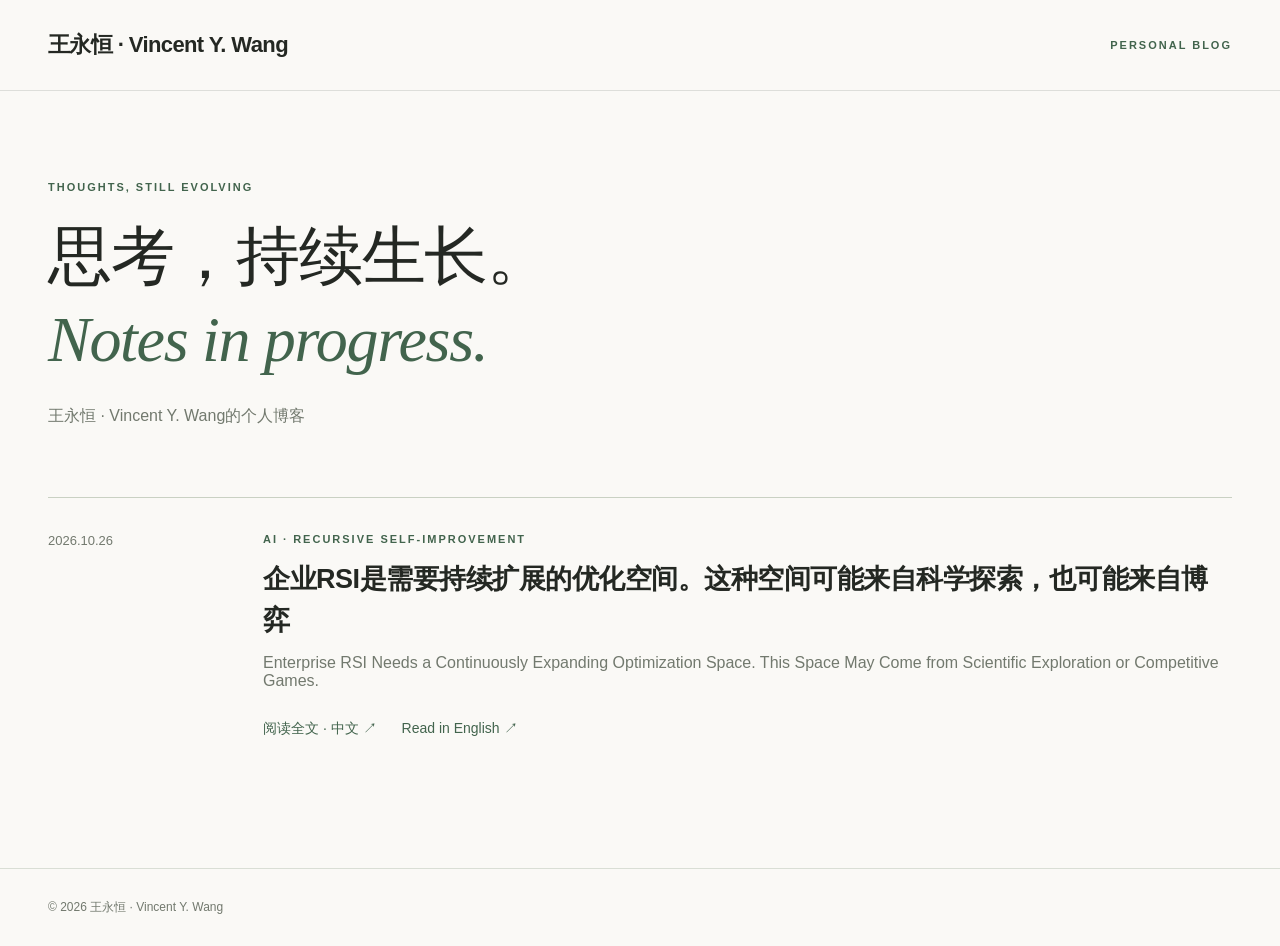
<file: index.html>
<!doctype html><html lang="zh-CN"><head><meta charset="utf-8"><meta name="viewport" content="width=device-width,initial-scale=1"><title>王永恒 · Vincent Y. Wang · Blog</title><link rel="stylesheet" href="style.css"><meta name="description" content="王永恒 · Vincent Y. Wang的个人博客 · Personal notes on AI"></head><body><header><a class="brand" href="./">王永恒 · Vincent Y. Wang</a><span class="eyebrow">PERSONAL BLOG</span></header><main class="home"><div class="eyebrow">THOUGHTS, STILL EVOLVING</div><h1>思考，持续生长。<br><em>Notes in progress.</em></h1><p class="subtitle">王永恒 · Vincent Y. Wang的个人博客</p><section class="entry"><time datetime="2026-10-26">2026.10.26</time><div><div class="eyebrow">AI · RECURSIVE SELF-IMPROVEMENT</div><h2><a href="zh/enterprise-rsi/">企业RSI是需要持续扩展的优化空间。这种空间可能来自科学探索，也可能来自博弈</a></h2><p>Enterprise RSI Needs a Continuously Expanding Optimization Space. This Space May Come from Scientific Exploration or Competitive Games.</p><nav><a href="zh/enterprise-rsi/">阅读全文 · 中文 ↗</a><a href="en/enterprise-rsi/">Read in English ↗</a></nav></div></section></main><footer>© 2026 王永恒 · Vincent Y. Wang</footer></body></html>
</file>
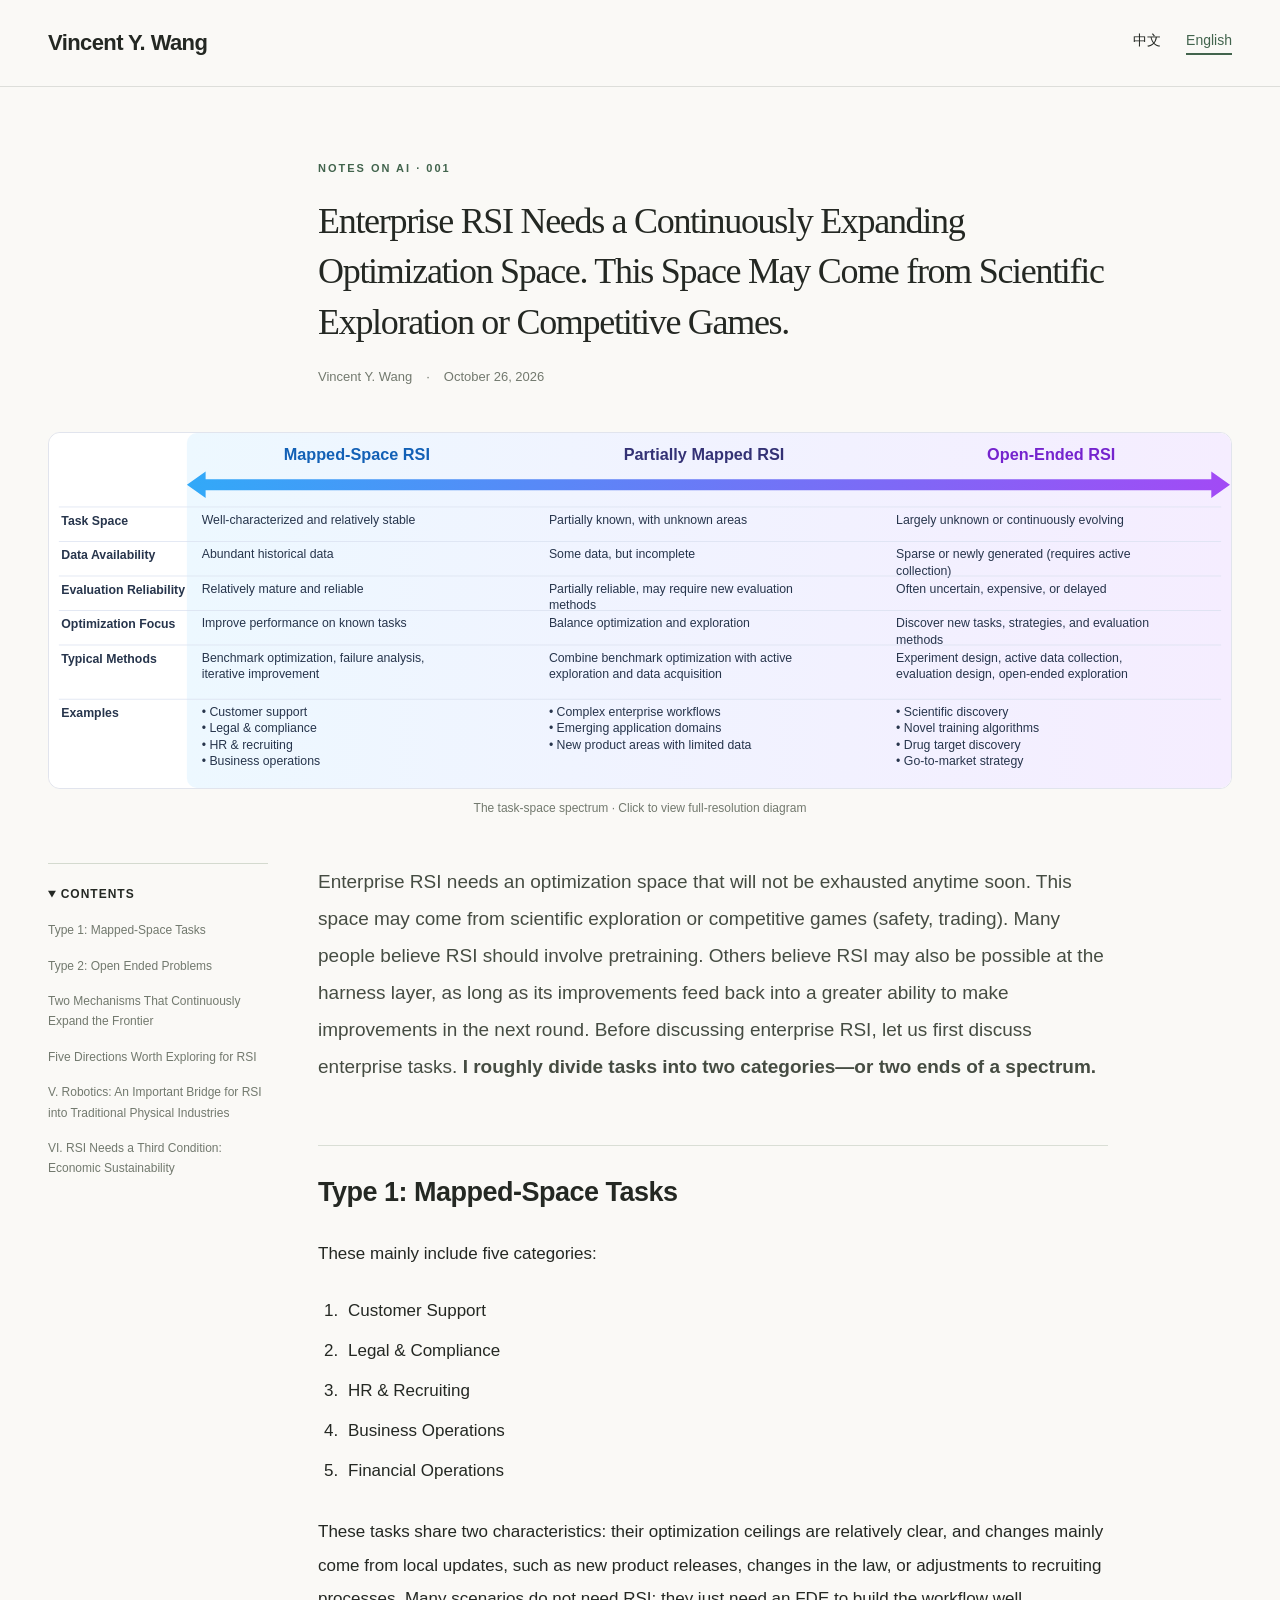
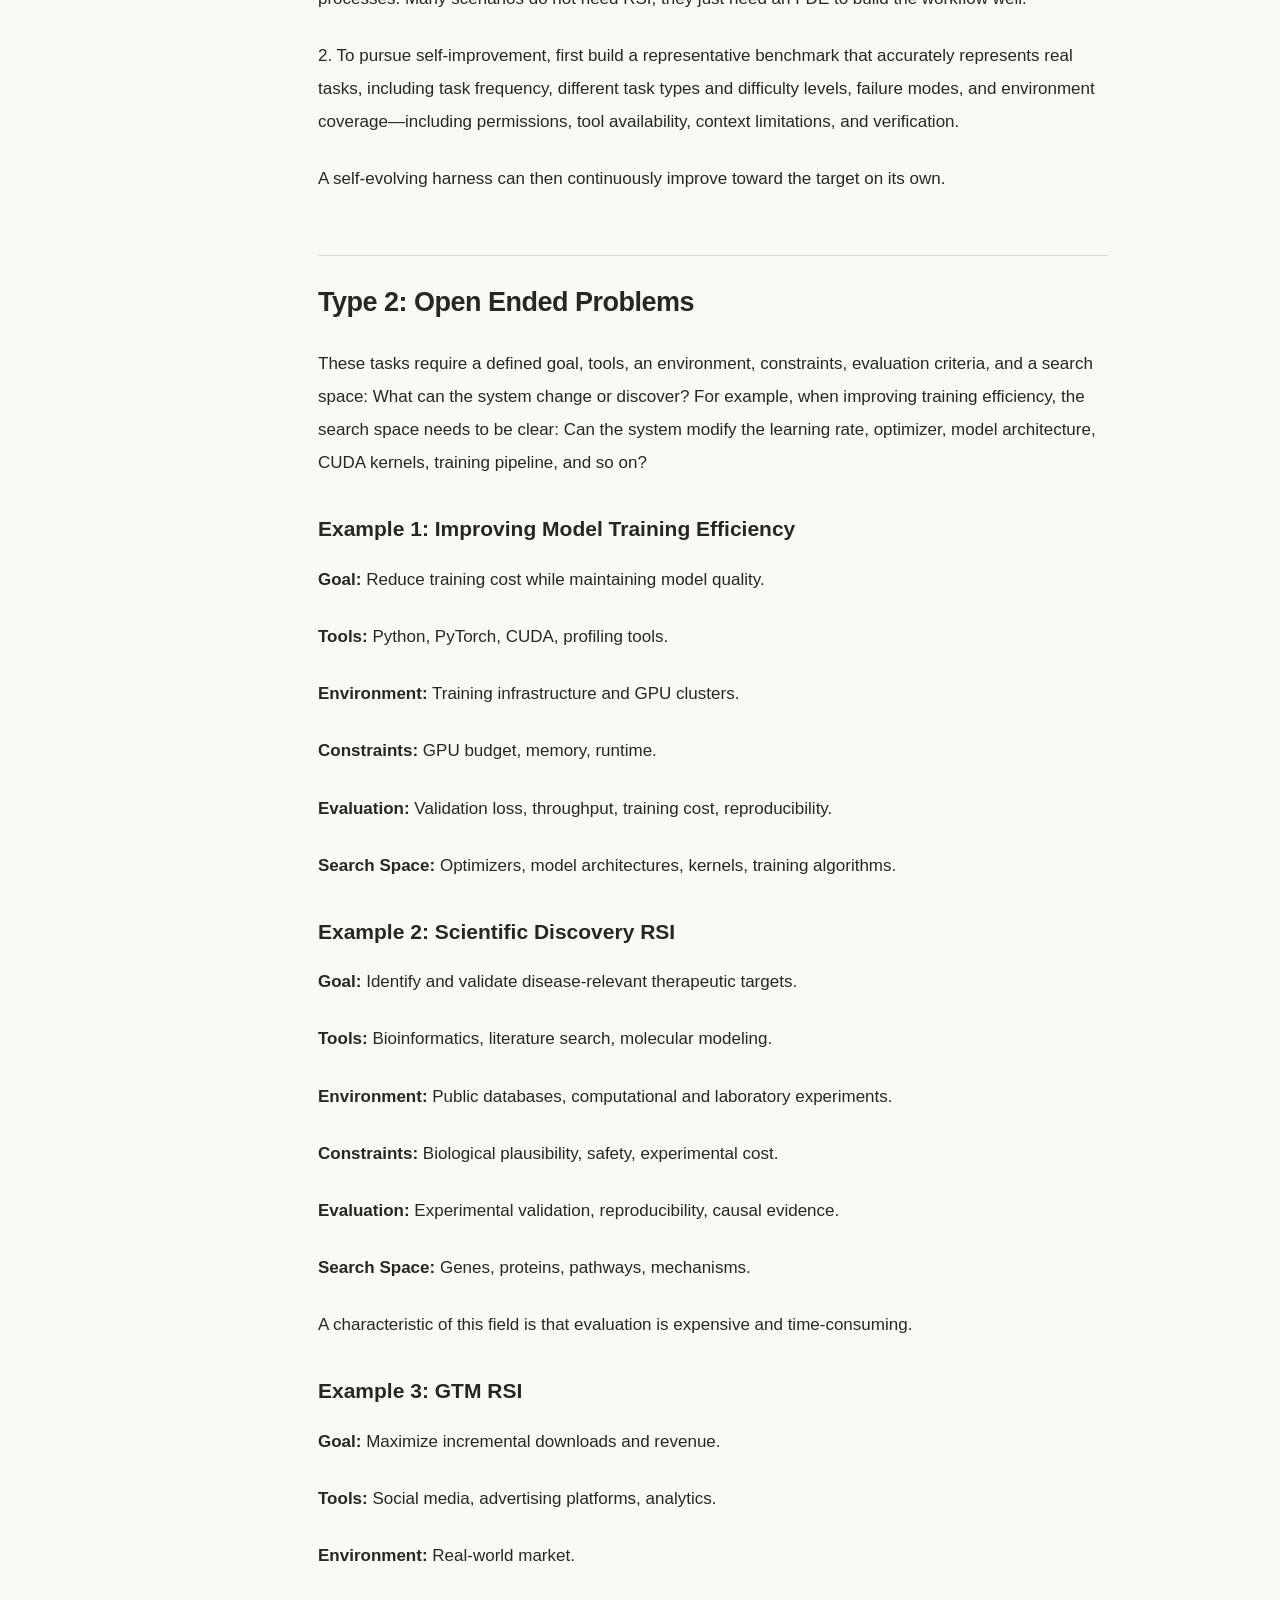
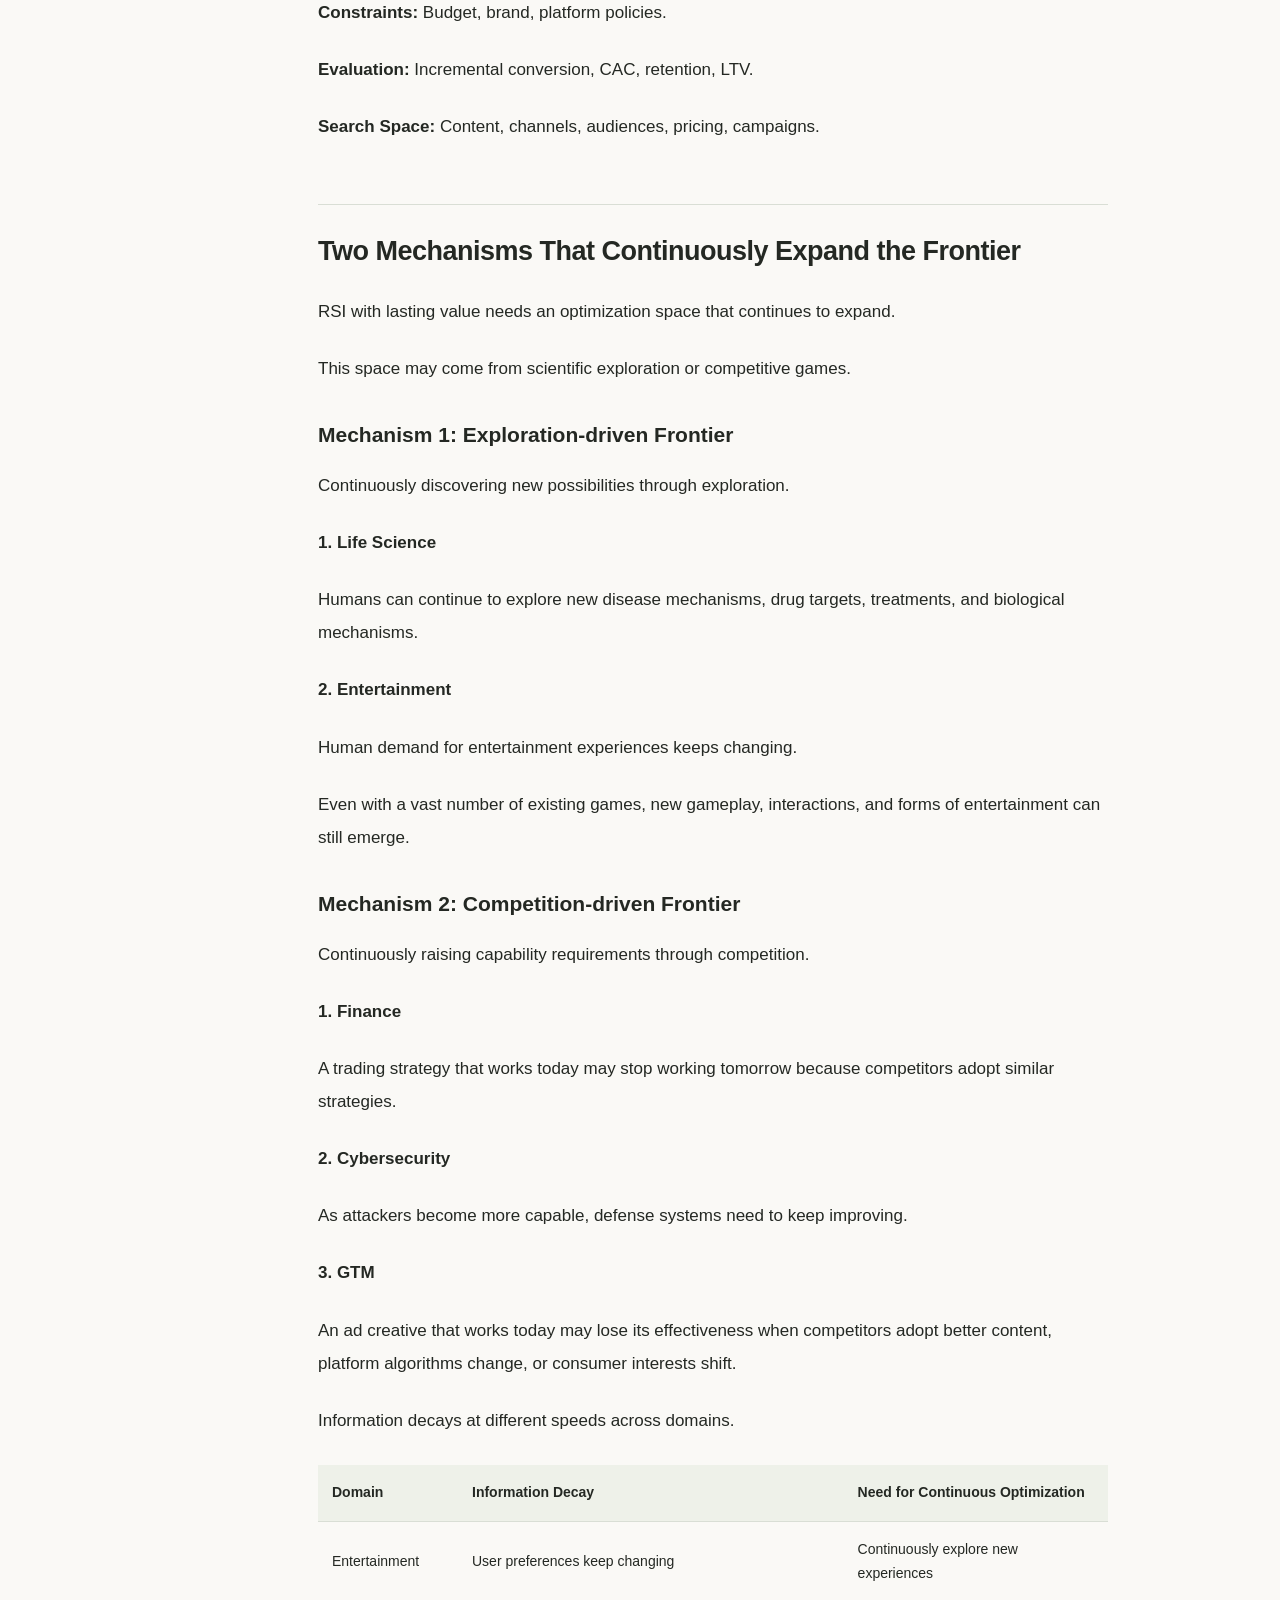
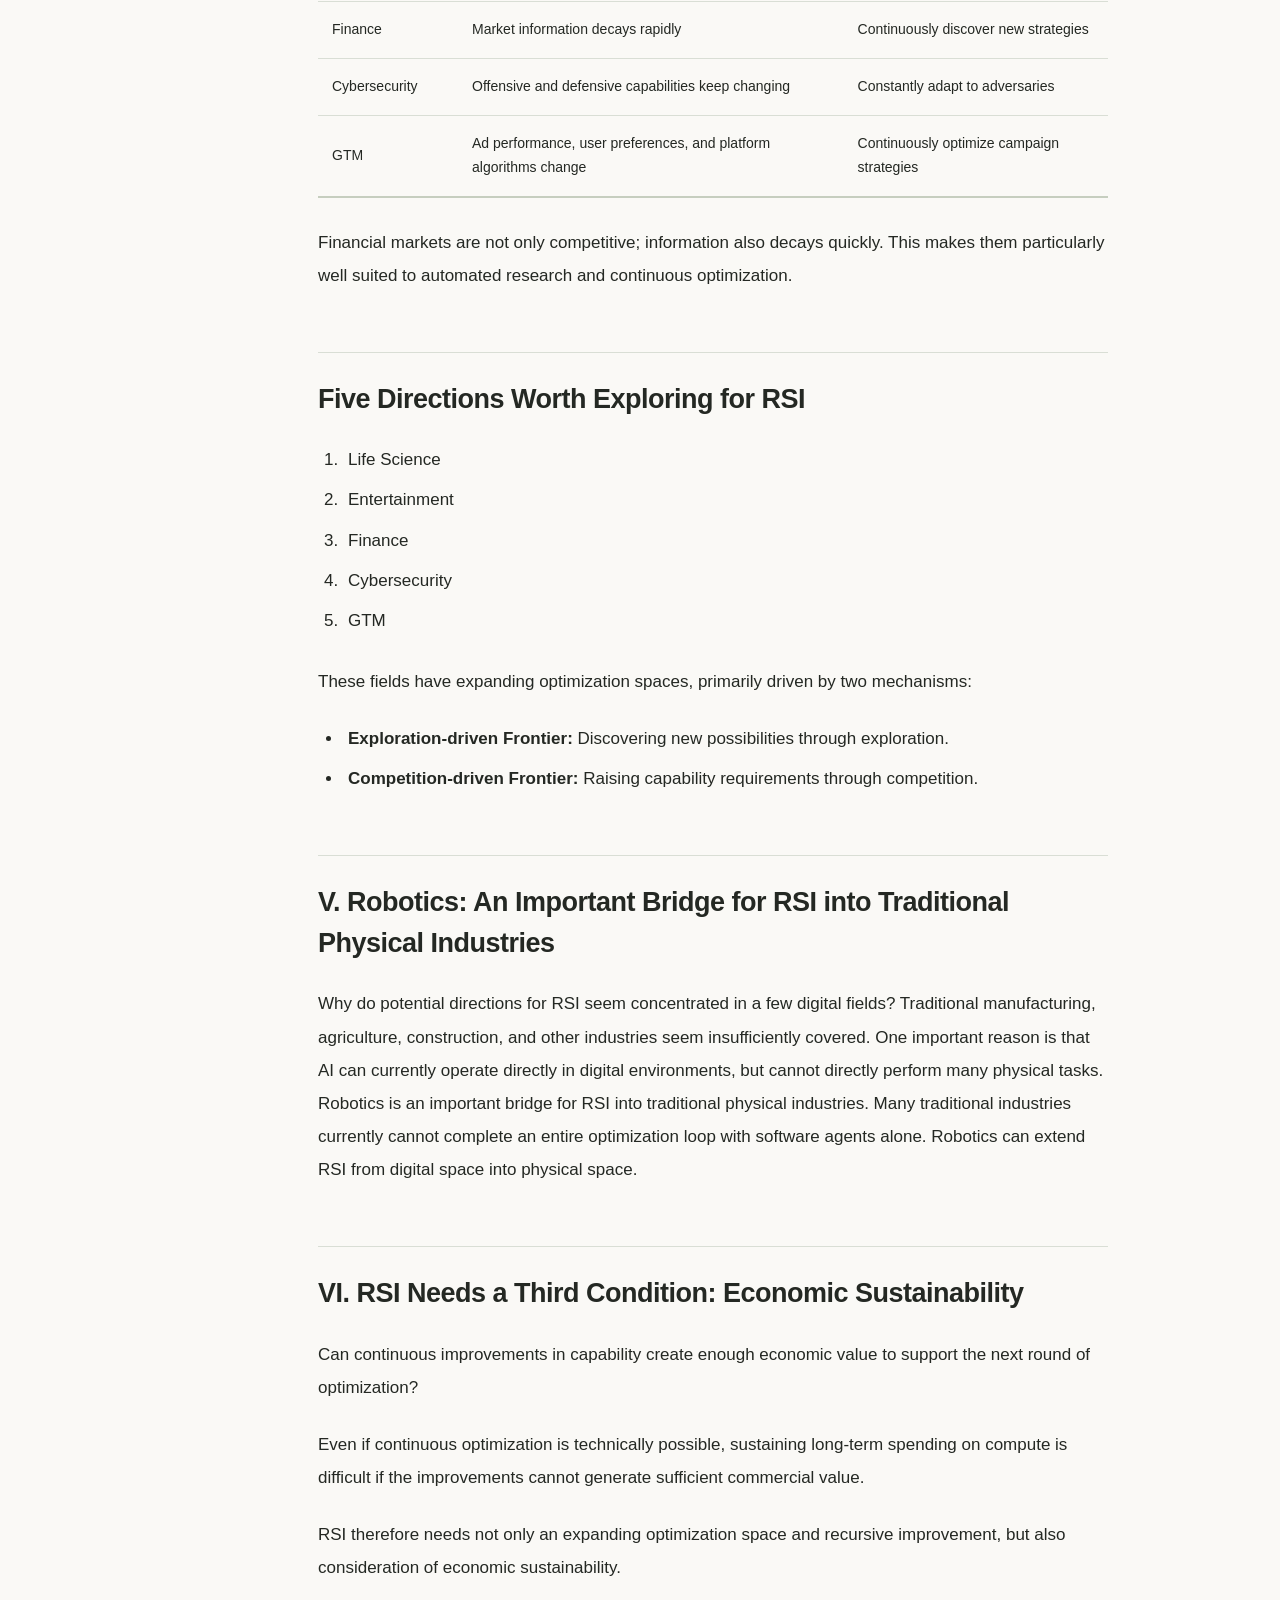
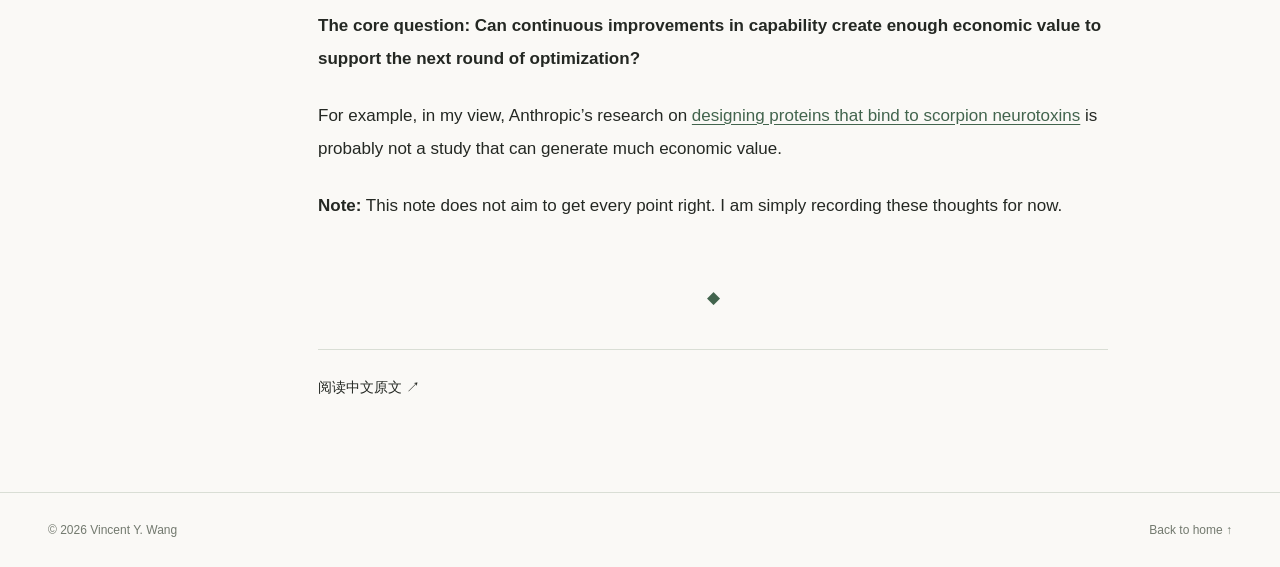
<file: en/enterprise-rsi/index.html>
<!doctype html><html lang="en"><head><meta charset="utf-8"><meta name="viewport" content="width=device-width,initial-scale=1"><title>Enterprise RSI Needs a Continuously Expanding Optimization Space. This Space May Come from Scientific Exploration or Competitive Games. · Vincent Y. Wang</title><meta name="description" content="Personal notes on enterprise tasks, recursive self-improvement, and economic sustainability."><meta name="author" content="Vincent Y. Wang"><link rel="stylesheet" href="../../style.css"><link rel="alternate" hreflang="zh" href="../../zh/enterprise-rsi/"></head><body><a class="skip" href="#article">Skip to article</a><header><a class="brand" href="../../">Vincent Y. Wang</a><nav aria-label="Language"><a  href="../../zh/enterprise-rsi/">中文</a><a aria-current="page" href="../../en/enterprise-rsi/">English</a></nav></header><main><div class="intro"><div class="eyebrow">NOTES ON AI · 001</div><h1>Enterprise RSI Needs a Continuously Expanding Optimization Space. This Space May Come from Scientific Exploration or Competitive Games.</h1><div class="meta">Vincent Y. Wang <span>·</span> <time datetime="2026-10-26">October 26, 2026</time></div></div><figure class="spectrum"><a href="../../assets/rsi-spectrum-en.svg" target="_blank" rel="noopener"><img src="../../assets/rsi-spectrum-en.svg" alt="Comparison of mapped, partially mapped, and open-ended task spaces"></a><figcaption>The task-space spectrum · Click to view full-resolution diagram</figcaption></figure><div class="layout"><aside><details open><summary>CONTENTS</summary><a href="#section-1">Type 1: Mapped-Space Tasks</a><a href="#section-2">Type 2: Open Ended Problems</a><a href="#section-6">Two Mechanisms That Continuously Expand the Frontier</a><a href="#section-9">Five Directions Worth Exploring for RSI</a><a href="#section-10">V. Robotics: An Important Bridge for RSI into Traditional Physical Industries</a><a href="#section-11">VI. RSI Needs a Third Condition: Economic Sustainability</a></details></aside><article id="article"><p>Enterprise RSI needs an optimization space that will not be exhausted anytime soon. This space may come from scientific exploration or competitive games (safety, trading). Many people believe RSI should involve pretraining. Others believe RSI may also be possible at the harness layer, as long as its improvements feed back into a greater ability to make improvements in the next round. Before discussing enterprise RSI, let us first discuss enterprise tasks. <strong>I roughly divide tasks into two categories—or two ends of a spectrum.</strong></p>
<h2 id="section-1">Type 1: Mapped-Space Tasks</h2>
<p>These mainly include five categories:</p>
<ol><li>Customer Support</li><li>Legal &amp; Compliance</li><li>HR &amp; Recruiting</li><li>Business Operations</li><li>Financial Operations</li></ol>
<p>These tasks share two characteristics: their optimization ceilings are relatively clear, and changes mainly come from local updates, such as new product releases, changes in the law, or adjustments to recruiting processes. Many scenarios do not need RSI; they just need an FDE to build the workflow well.</p>
<p>2. To pursue self-improvement, first build a representative benchmark that accurately represents real tasks, including task frequency, different task types and difficulty levels, failure modes, and environment coverage—including permissions, tool availability, context limitations, and verification.</p>
<p>A self-evolving harness can then continuously improve toward the target on its own.</p>
<h2 id="section-2">Type 2: Open Ended Problems</h2>
<p>These tasks require a defined goal, tools, an environment, constraints, evaluation criteria, and a search space: What can the system change or discover? For example, when improving training efficiency, the search space needs to be clear: Can the system modify the learning rate, optimizer, model architecture, CUDA kernels, training pipeline, and so on?</p>
<h3 id="section-3">Example 1: Improving Model Training Efficiency</h3>
<p><strong>Goal:</strong> Reduce training cost while maintaining model quality.</p>
<p><strong>Tools:</strong> Python, PyTorch, CUDA, profiling tools.</p>
<p><strong>Environment:</strong> Training infrastructure and GPU clusters.</p>
<p><strong>Constraints:</strong> GPU budget, memory, runtime.</p>
<p><strong>Evaluation:</strong> Validation loss, throughput, training cost, reproducibility.</p>
<p><strong>Search Space:</strong> Optimizers, model architectures, kernels, training algorithms.</p>
<h3 id="section-4">Example 2: Scientific Discovery RSI</h3>
<p><strong>Goal:</strong> Identify and validate disease-relevant therapeutic targets.</p>
<p><strong>Tools:</strong> Bioinformatics, literature search, molecular modeling.</p>
<p><strong>Environment:</strong> Public databases, computational and laboratory experiments.</p>
<p><strong>Constraints:</strong> Biological plausibility, safety, experimental cost.</p>
<p><strong>Evaluation:</strong> Experimental validation, reproducibility, causal evidence.</p>
<p><strong>Search Space:</strong> Genes, proteins, pathways, mechanisms.</p>
<p>A characteristic of this field is that evaluation is expensive and time-consuming.</p>
<h3 id="section-5">Example 3: GTM RSI</h3>
<p><strong>Goal:</strong> Maximize incremental downloads and revenue.</p>
<p><strong>Tools:</strong> Social media, advertising platforms, analytics.</p>
<p><strong>Environment:</strong> Real-world market.</p>
<p><strong>Constraints:</strong> Budget, brand, platform policies.</p>
<p><strong>Evaluation:</strong> Incremental conversion, CAC, retention, LTV.</p>
<p><strong>Search Space:</strong> Content, channels, audiences, pricing, campaigns.</p>
<h2 id="section-6">Two Mechanisms That Continuously Expand the Frontier</h2>
<p>RSI with lasting value needs an optimization space that continues to expand.</p>
<p>This space may come from scientific exploration or competitive games.</p>
<h3 id="section-7">Mechanism 1: Exploration-driven Frontier</h3>
<p>Continuously discovering new possibilities through exploration.</p>
<p><strong>1. Life Science</strong></p>
<p>Humans can continue to explore new disease mechanisms, drug targets, treatments, and biological mechanisms.</p>
<p><strong>2. Entertainment</strong></p>
<p>Human demand for entertainment experiences keeps changing.</p>
<p>Even with a vast number of existing games, new gameplay, interactions, and forms of entertainment can still emerge.</p>
<h3 id="section-8">Mechanism 2: Competition-driven Frontier</h3>
<p>Continuously raising capability requirements through competition.</p>
<p><strong>1. Finance</strong></p>
<p>A trading strategy that works today may stop working tomorrow because competitors adopt similar strategies.</p>
<p><strong>2. Cybersecurity</strong></p>
<p>As attackers become more capable, defense systems need to keep improving.</p>
<p><strong>3. GTM</strong></p>
<p>An ad creative that works today may lose its effectiveness when competitors adopt better content, platform algorithms change, or consumer interests shift.</p>
<p>Information decays at different speeds across domains.</p>
<div class="table-wrap"><table><thead><tr><th>Domain</th><th>Information Decay</th><th>Need for Continuous Optimization</th></tr></thead><tbody>
<tr><td>Entertainment</td><td>User preferences keep changing</td><td>Continuously explore new experiences</td></tr>
<tr><td>Finance</td><td>Market information decays rapidly</td><td>Continuously discover new strategies</td></tr>
<tr><td>Cybersecurity</td><td>Offensive and defensive capabilities keep changing</td><td>Constantly adapt to adversaries</td></tr>
<tr><td>GTM</td><td>Ad performance, user preferences, and platform algorithms change</td><td>Continuously optimize campaign strategies</td></tr>
</tbody></table></div>
<p>Financial markets are not only competitive; information also decays quickly. This makes them particularly well suited to automated research and continuous optimization.</p>
<h2 id="section-9">Five Directions Worth Exploring for RSI</h2>
<ol><li>Life Science</li><li>Entertainment</li><li>Finance</li><li>Cybersecurity</li><li>GTM</li></ol>
<p>These fields have expanding optimization spaces, primarily driven by two mechanisms:</p>
<ul><li><strong>Exploration-driven Frontier:</strong> Discovering new possibilities through exploration.</li><li><strong>Competition-driven Frontier:</strong> Raising capability requirements through competition.</li></ul>
<h2 id="section-10">V. Robotics: An Important Bridge for RSI into Traditional Physical Industries</h2>
<p>Why do potential directions for RSI seem concentrated in a few digital fields? Traditional manufacturing, agriculture, construction, and other industries seem insufficiently covered. One important reason is that AI can currently operate directly in digital environments, but cannot directly perform many physical tasks. Robotics is an important bridge for RSI into traditional physical industries. Many traditional industries currently cannot complete an entire optimization loop with software agents alone. Robotics can extend RSI from digital space into physical space.</p>
<h2 id="section-11">VI. RSI Needs a Third Condition: Economic Sustainability</h2>
<p>Can continuous improvements in capability create enough economic value to support the next round of optimization?</p>
<p>Even if continuous optimization is technically possible, sustaining long-term spending on compute is difficult if the improvements cannot generate sufficient commercial value.</p>
<p>RSI therefore needs not only an expanding optimization space and recursive improvement, but also consideration of economic sustainability.</p>
<p><strong>The core question: Can continuous improvements in capability create enough economic value to support the next round of optimization?</strong></p>
<p>For example, in my view, Anthropic’s research on <a href="https://www.anthropic.com/research/claude-scorpion-toxin-binder-design">designing proteins that bind to scorpion neurotoxins</a> is probably not a study that can generate much economic value.</p>
<p><strong>Note:</strong> This note does not aim to get every point right. I am simply recording these thoughts for now.</p><div class="endmark">◆</div><a class="translation" href="../../zh/enterprise-rsi/">阅读中文原文 ↗</a></article></div></main><footer>© 2026 Vincent Y. Wang <a href="../../">Back to home ↑</a></footer></body></html>
</file>
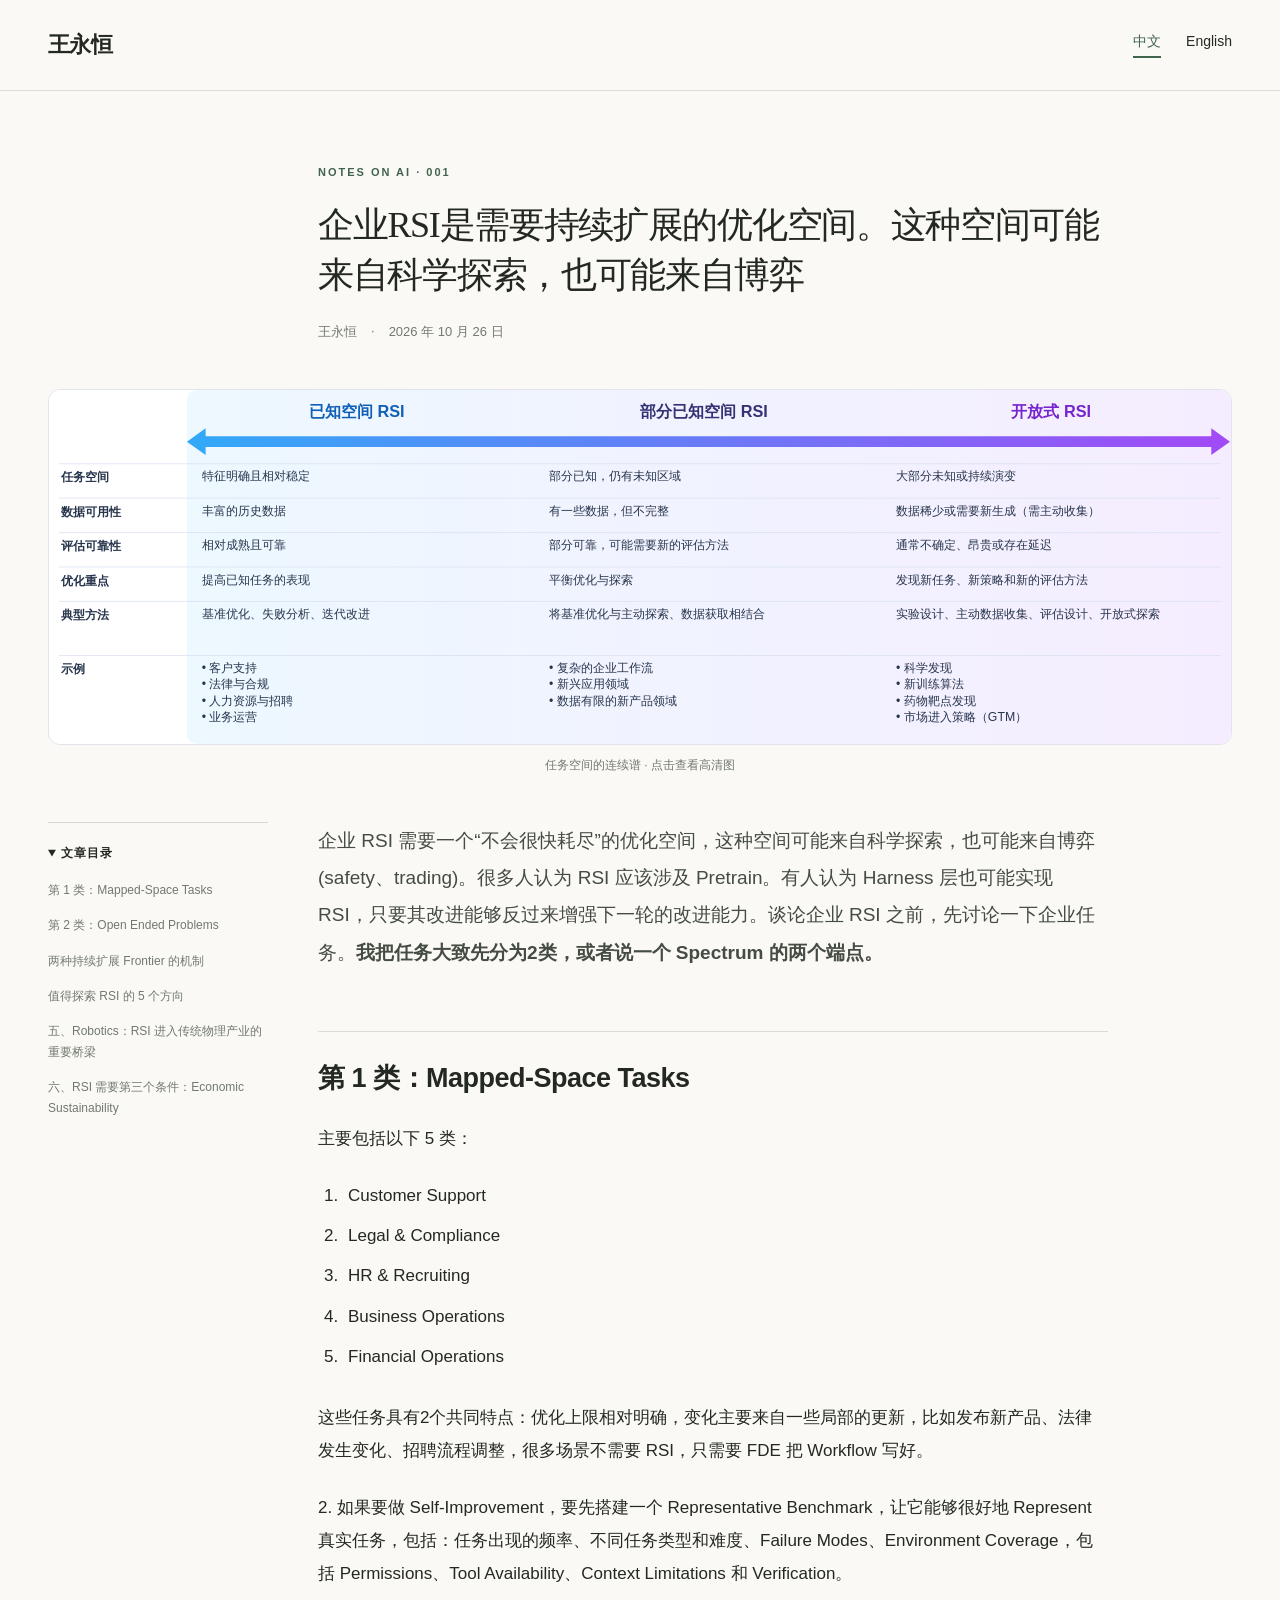
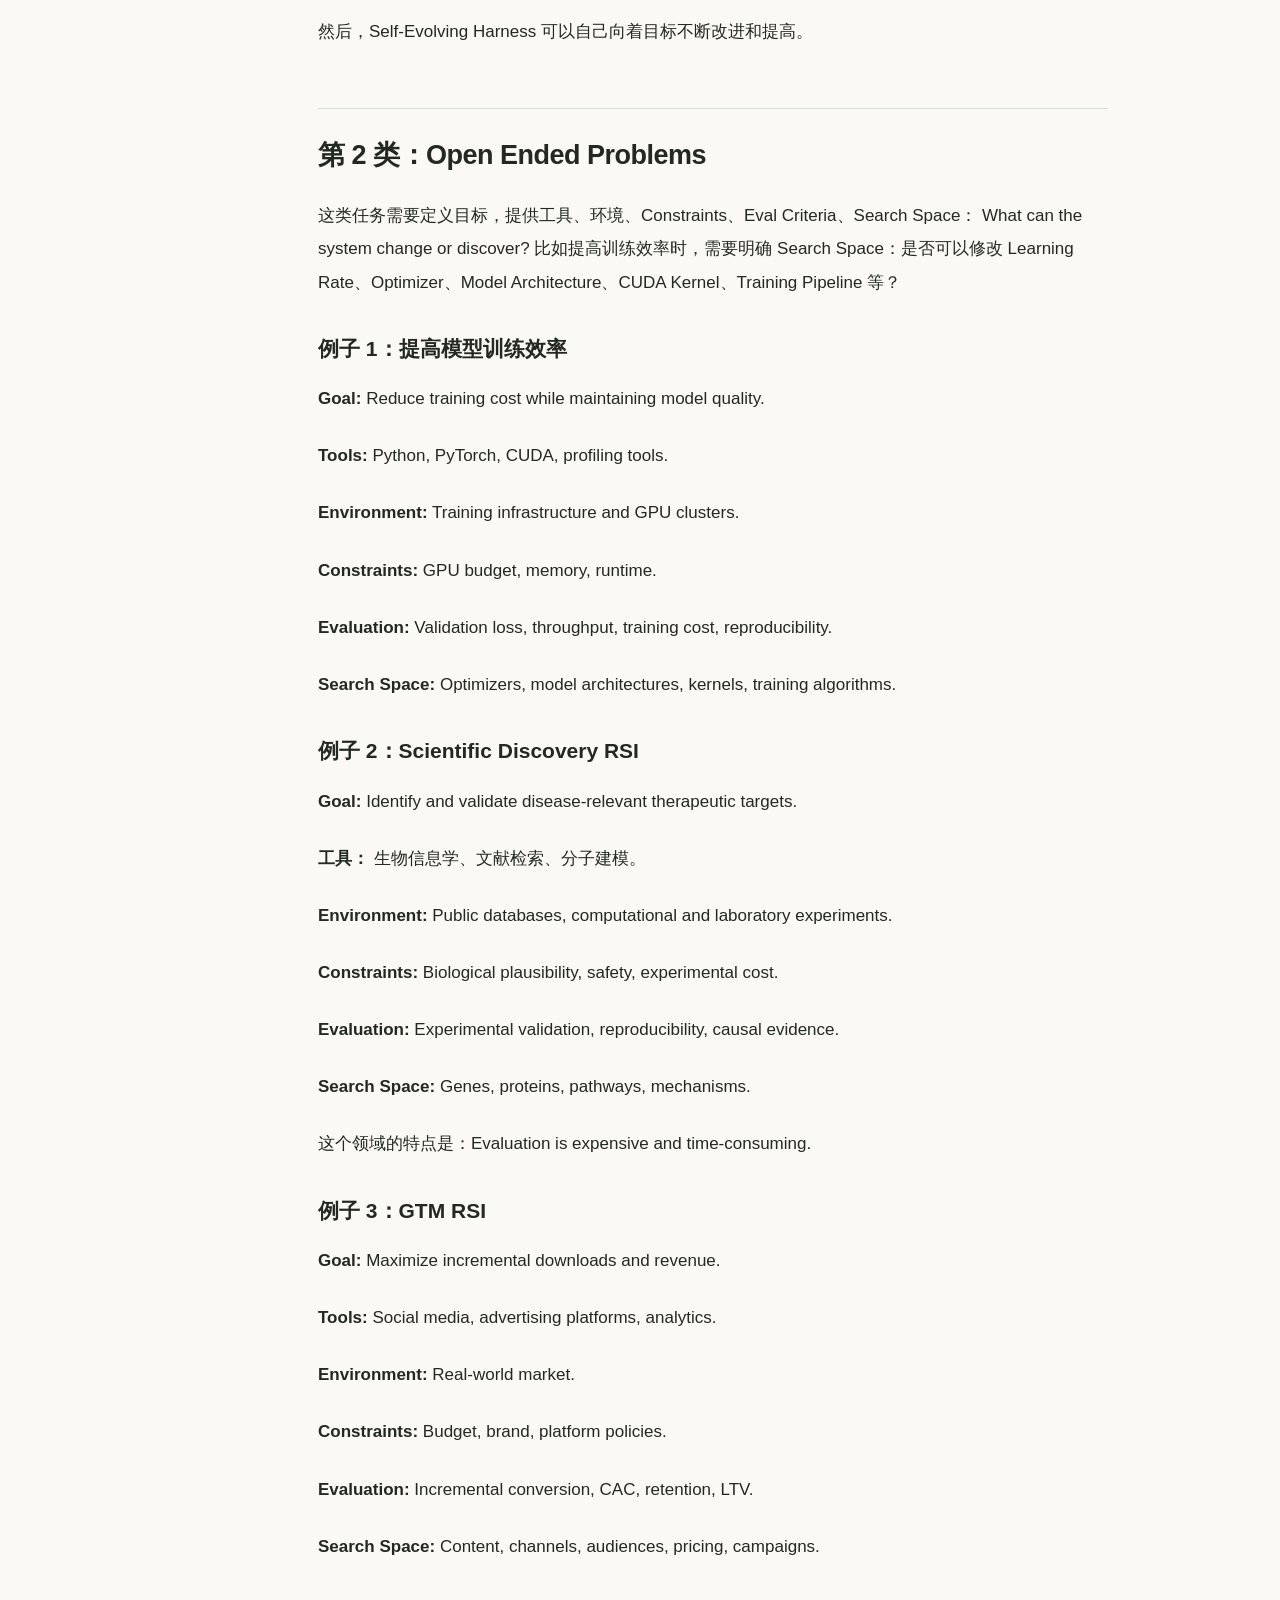
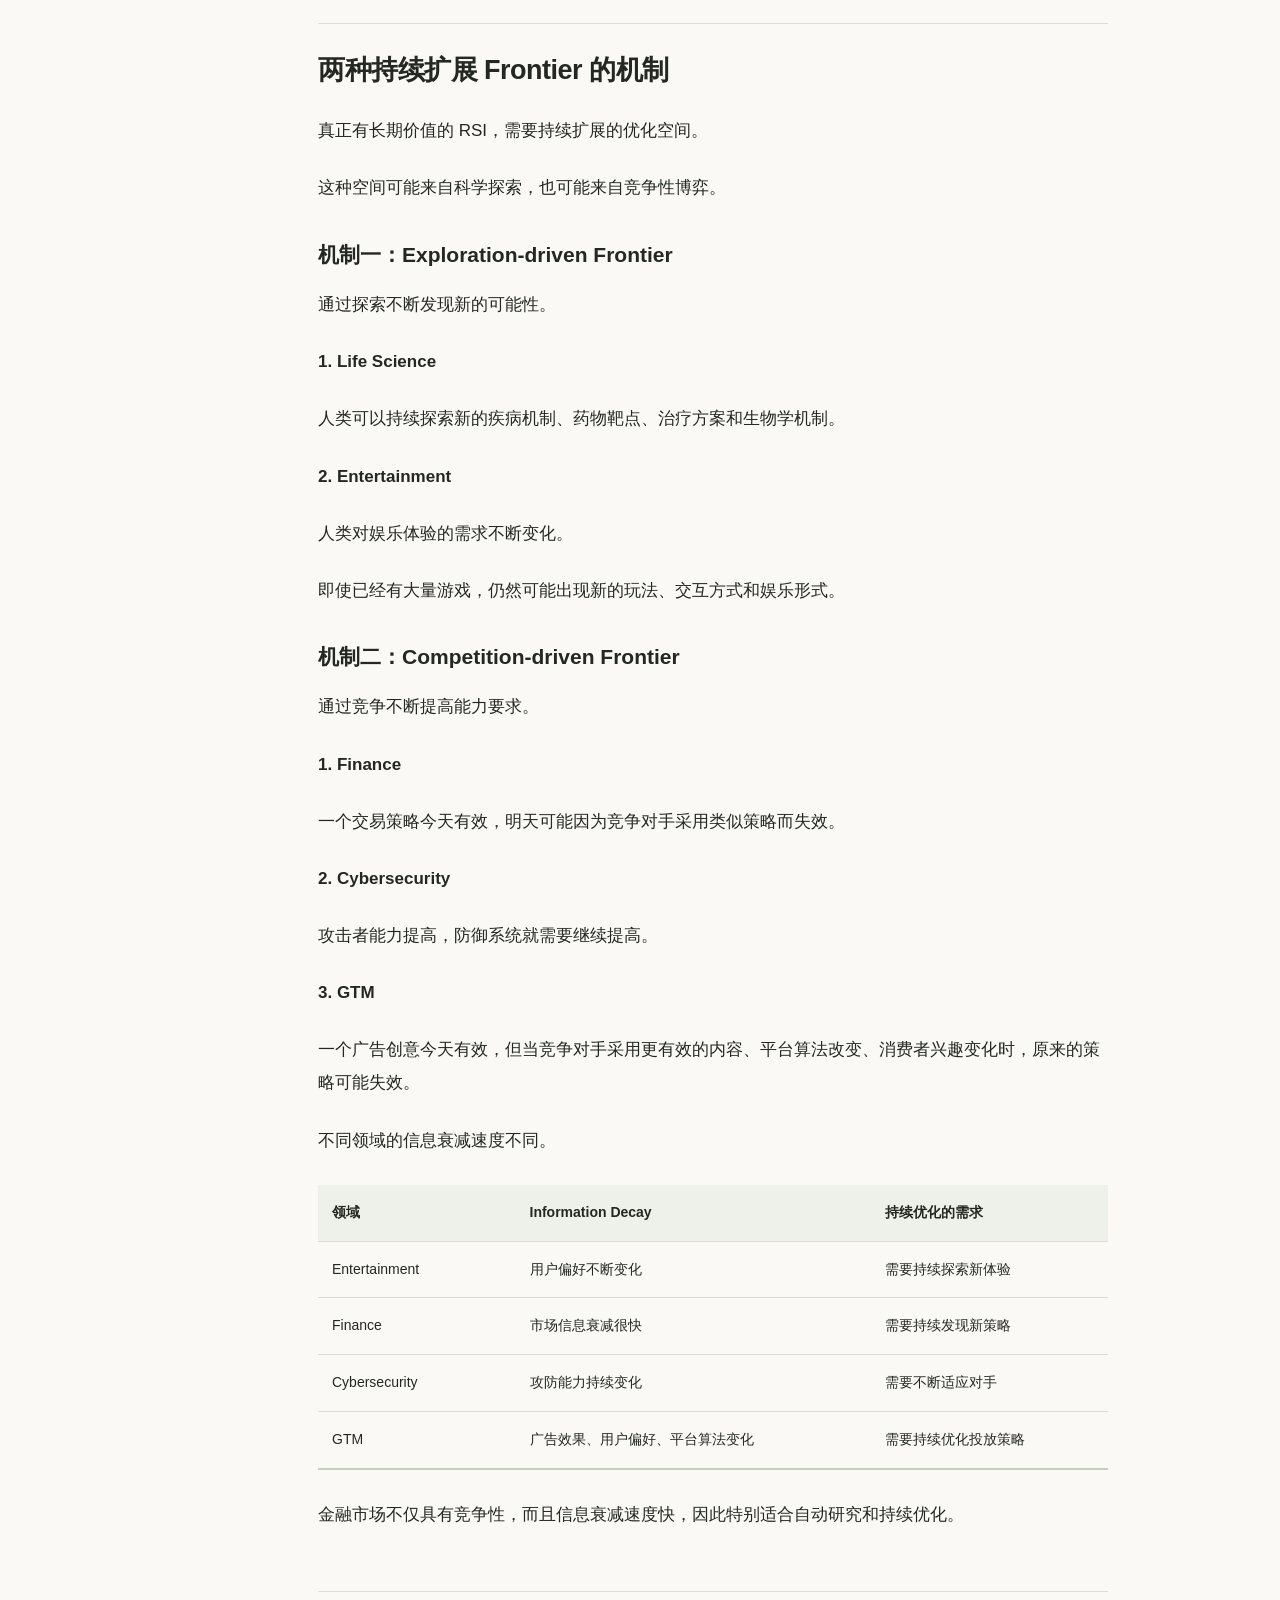
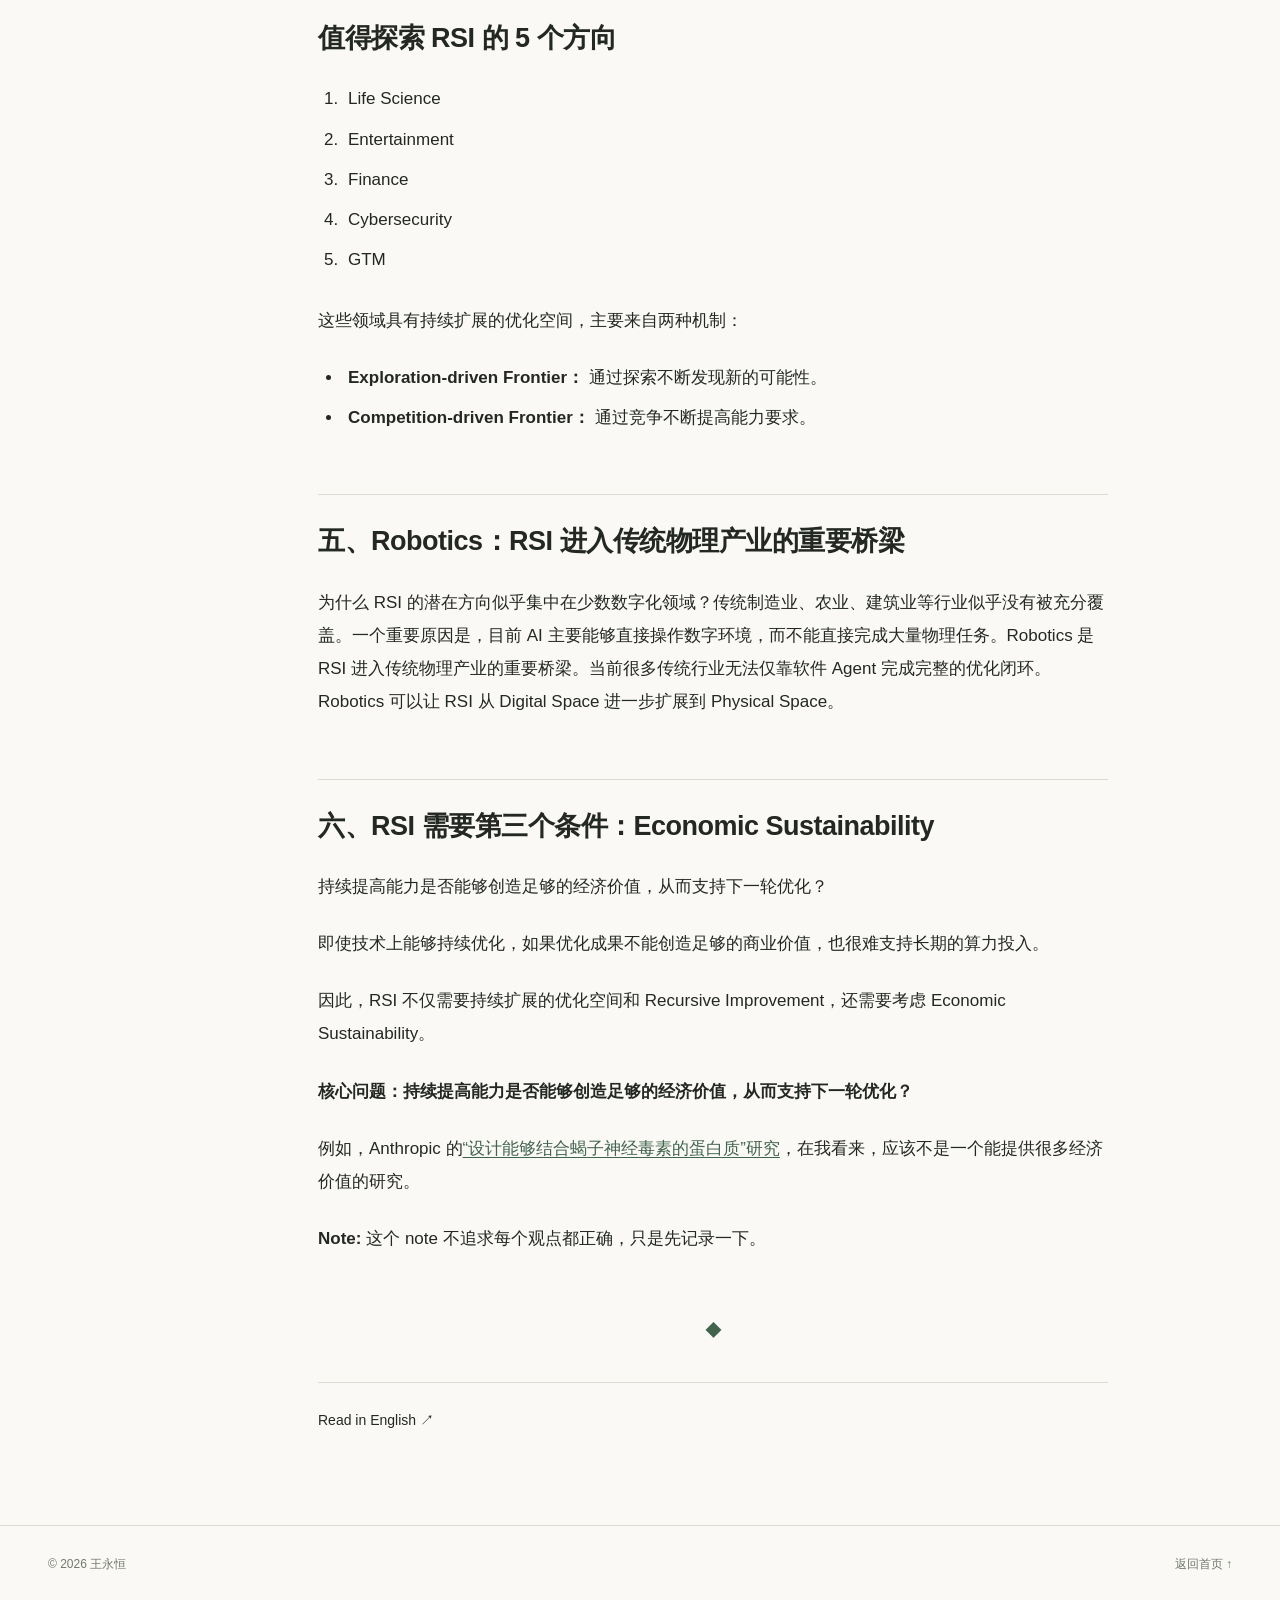
<file: zh/enterprise-rsi/index.html>
<!doctype html><html lang="zh-CN"><head><meta charset="utf-8"><meta name="viewport" content="width=device-width,initial-scale=1"><title>企业RSI是需要持续扩展的优化空间。这种空间可能来自科学探索，也可能来自博弈 · 王永恒</title><meta name="description" content="关于企业任务、递归自我改进及其经济可持续性的个人笔记。"><meta name="author" content="王永恒"><link rel="stylesheet" href="../../style.css"><link rel="alternate" hreflang="en" href="../../en/enterprise-rsi/"></head><body><a class="skip" href="#article">跳至正文</a><header><a class="brand" href="../../">王永恒</a><nav aria-label="Language"><a aria-current="page" href="../../zh/enterprise-rsi/">中文</a><a  href="../../en/enterprise-rsi/">English</a></nav></header><main><div class="intro"><div class="eyebrow">NOTES ON AI · 001</div><h1>企业RSI是需要持续扩展的优化空间。这种空间可能来自科学探索，也可能来自博弈</h1><div class="meta">王永恒 <span>·</span> <time datetime="2026-10-26">2026 年 10 月 26 日</time></div></div><figure class="spectrum"><a href="../../assets/rsi-spectrum-zh.svg" target="_blank" rel="noopener"><img src="../../assets/rsi-spectrum-zh.svg" alt="从已知任务空间到开放式问题的对照图"></a><figcaption>任务空间的连续谱 · 点击查看高清图</figcaption></figure><div class="layout"><aside><details open><summary>文章目录</summary><a href="#section-1">第 1 类：Mapped-Space Tasks</a><a href="#section-2">第 2 类：Open Ended Problems</a><a href="#section-6">两种持续扩展 Frontier 的机制</a><a href="#section-9">值得探索 RSI 的 5 个方向</a><a href="#section-10">五、Robotics：RSI 进入传统物理产业的重要桥梁</a><a href="#section-11">六、RSI 需要第三个条件：Economic Sustainability</a></details></aside><article id="article"><p>企业 RSI 需要一个“不会很快耗尽”的优化空间，这种空间可能来自科学探索，也可能来自博弈(safety、trading)。很多人认为 RSI 应该涉及 Pretrain。有人认为 Harness 层也可能实现 RSI，只要其改进能够反过来增强下一轮的改进能力。谈论企业 RSI 之前，先讨论一下企业任务。<strong>我把任务大致先分为2类，或者说一个 Spectrum 的两个端点。</strong></p>
<h2 id="section-1">第 1 类：Mapped-Space Tasks</h2>
<p>主要包括以下 5 类：</p>
<ol><li>Customer Support</li><li>Legal &amp; Compliance</li><li>HR &amp; Recruiting</li><li>Business Operations</li><li>Financial Operations</li></ol>
<p>这些任务具有2个共同特点：优化上限相对明确，变化主要来自一些局部的更新，比如发布新产品、法律发生变化、招聘流程调整，很多场景不需要 RSI，只需要 FDE 把 Workflow 写好。</p>
<p>2. 如果要做 Self-Improvement，要先搭建一个 Representative Benchmark，让它能够很好地 Represent 真实任务，包括：任务出现的频率、不同任务类型和难度、Failure Modes、Environment Coverage，包括 Permissions、Tool Availability、Context Limitations 和 Verification。</p>
<p>然后，Self-Evolving Harness 可以自己向着目标不断改进和提高。</p>
<h2 id="section-2">第 2 类：Open Ended Problems</h2>
<p>这类任务需要定义目标，提供工具、环境、Constraints、Eval Criteria、Search Space： What can the system change or discover? 比如提高训练效率时，需要明确 Search Space：是否可以修改 Learning Rate、Optimizer、Model Architecture、CUDA Kernel、Training Pipeline 等？</p>
<h3 id="section-3">例子 1：提高模型训练效率</h3>
<p><strong>Goal:</strong> Reduce training cost while maintaining model quality.</p>
<p><strong>Tools:</strong> Python, PyTorch, CUDA, profiling tools.</p>
<p><strong>Environment:</strong> Training infrastructure and GPU clusters.</p>
<p><strong>Constraints:</strong> GPU budget, memory, runtime.</p>
<p><strong>Evaluation:</strong> Validation loss, throughput, training cost, reproducibility.</p>
<p><strong>Search Space:</strong> Optimizers, model architectures, kernels, training algorithms.</p>
<h3 id="section-4">例子 2：Scientific Discovery RSI</h3>
<p><strong>Goal:</strong> Identify and validate disease-relevant therapeutic targets.</p>
<p><strong>工具：</strong> 生物信息学、文献检索、分子建模。</p>
<p><strong>Environment:</strong> Public databases, computational and laboratory experiments.</p>
<p><strong>Constraints:</strong> Biological plausibility, safety, experimental cost.</p>
<p><strong>Evaluation:</strong> Experimental validation, reproducibility, causal evidence.</p>
<p><strong>Search Space:</strong> Genes, proteins, pathways, mechanisms.</p>
<p>这个领域的特点是：Evaluation is expensive and time-consuming.</p>
<h3 id="section-5">例子 3：GTM RSI</h3>
<p><strong>Goal:</strong> Maximize incremental downloads and revenue.</p>
<p><strong>Tools:</strong> Social media, advertising platforms, analytics.</p>
<p><strong>Environment:</strong> Real-world market.</p>
<p><strong>Constraints:</strong> Budget, brand, platform policies.</p>
<p><strong>Evaluation:</strong> Incremental conversion, CAC, retention, LTV.</p>
<p><strong>Search Space:</strong> Content, channels, audiences, pricing, campaigns.</p>
<h2 id="section-6">两种持续扩展 Frontier 的机制</h2>
<p>真正有长期价值的 RSI，需要持续扩展的优化空间。</p>
<p>这种空间可能来自科学探索，也可能来自竞争性博弈。</p>
<h3 id="section-7">机制一：Exploration-driven Frontier</h3>
<p>通过探索不断发现新的可能性。</p>
<p><strong>1. Life Science</strong></p>
<p>人类可以持续探索新的疾病机制、药物靶点、治疗方案和生物学机制。</p>
<p><strong>2. Entertainment</strong></p>
<p>人类对娱乐体验的需求不断变化。</p>
<p>即使已经有大量游戏，仍然可能出现新的玩法、交互方式和娱乐形式。</p>
<h3 id="section-8">机制二：Competition-driven Frontier</h3>
<p>通过竞争不断提高能力要求。</p>
<p><strong>1. Finance</strong></p>
<p>一个交易策略今天有效，明天可能因为竞争对手采用类似策略而失效。</p>
<p><strong>2. Cybersecurity</strong></p>
<p>攻击者能力提高，防御系统就需要继续提高。</p>
<p><strong>3. GTM</strong></p>
<p>一个广告创意今天有效，但当竞争对手采用更有效的内容、平台算法改变、消费者兴趣变化时，原来的策略可能失效。</p>
<p>不同领域的信息衰减速度不同。</p>
<div class="table-wrap"><table><thead><tr><th>领域</th><th>Information Decay</th><th>持续优化的需求</th></tr></thead><tbody>
<tr><td>Entertainment</td><td>用户偏好不断变化</td><td>需要持续探索新体验</td></tr>
<tr><td>Finance</td><td>市场信息衰减很快</td><td>需要持续发现新策略</td></tr>
<tr><td>Cybersecurity</td><td>攻防能力持续变化</td><td>需要不断适应对手</td></tr>
<tr><td>GTM</td><td>广告效果、用户偏好、平台算法变化</td><td>需要持续优化投放策略</td></tr>
</tbody></table></div>
<p>金融市场不仅具有竞争性，而且信息衰减速度快，因此特别适合自动研究和持续优化。</p>
<h2 id="section-9">值得探索 RSI 的 5 个方向</h2>
<ol><li>Life Science</li><li>Entertainment</li><li>Finance</li><li>Cybersecurity</li><li>GTM</li></ol>
<p>这些领域具有持续扩展的优化空间，主要来自两种机制：</p>
<ul><li><strong>Exploration-driven Frontier：</strong> 通过探索不断发现新的可能性。</li><li><strong>Competition-driven Frontier：</strong> 通过竞争不断提高能力要求。</li></ul>
<h2 id="section-10">五、Robotics：RSI 进入传统物理产业的重要桥梁</h2>
<p>为什么 RSI 的潜在方向似乎集中在少数数字化领域？传统制造业、农业、建筑业等行业似乎没有被充分覆盖。一个重要原因是，目前 AI 主要能够直接操作数字环境，而不能直接完成大量物理任务。Robotics 是 RSI 进入传统物理产业的重要桥梁。当前很多传统行业无法仅靠软件 Agent 完成完整的优化闭环。Robotics 可以让 RSI 从 Digital Space 进一步扩展到 Physical Space。</p>
<h2 id="section-11">六、RSI 需要第三个条件：Economic Sustainability</h2>
<p>持续提高能力是否能够创造足够的经济价值，从而支持下一轮优化？</p>
<p>即使技术上能够持续优化，如果优化成果不能创造足够的商业价值，也很难支持长期的算力投入。</p>
<p>因此，RSI 不仅需要持续扩展的优化空间和 Recursive Improvement，还需要考虑 Economic Sustainability。</p>
<p><strong>核心问题：持续提高能力是否能够创造足够的经济价值，从而支持下一轮优化？</strong></p>
<p>例如，Anthropic 的<a href="https://www.anthropic.com/research/claude-scorpion-toxin-binder-design">“设计能够结合蝎子神经毒素的蛋白质”研究</a>，在我看来，应该不是一个能提供很多经济价值的研究。</p>
<p><strong>Note:</strong> 这个 note 不追求每个观点都正确，只是先记录一下。</p><div class="endmark">◆</div><a class="translation" href="../../en/enterprise-rsi/">Read in English ↗</a></article></div></main><footer>© 2026 王永恒 <a href="../../">返回首页 ↑</a></footer></body></html>
</file>
<file: style.css>
:root{--paper:#faf9f6;--ink:#242823;--muted:#72796e;--line:#ddd ed6;--green:#42644d}*{box-sizing:border-box}html{scroll-behavior:smooth}body{margin:0;background:var(--paper);color:var(--ink);font-family:-apple-system,BlinkMacSystemFont,"Segoe UI","PingFang SC","Microsoft YaHei",sans-serif}a{color:inherit;text-decoration:none}a:hover{color:var(--green);text-decoration:underline;text-underline-offset:5px}header,footer{max-width:1280px;margin:auto;padding:30px 48px;display:flex;justify-content:space-between;align-items:center}header{border-bottom:1px solid #dddeda}.brand{font-size:22px;font-weight:650;letter-spacing:-.6px}.brand span{font-size:18px;font-weight:450;margin-left:5px}nav{display:flex;gap:25px;font-size:14px}nav a[aria-current]{color:var(--green);border-bottom:2px solid var(--green);padding-bottom:5px}main{max-width:1184px;margin:auto}.intro{padding:75px 0 48px;margin-left:270px;max-width:790px}.eyebrow{font-size:11px;font-weight:650;letter-spacing:2px;color:var(--green)}intro h1,h1{font-family:Georgia,"Songti SC",serif;font-weight:500;line-height:1.4;font-size:44px;letter-spacing:-1.3px;margin:22px 0}.meta{font-size:13px;color:var(--muted);display:flex;gap:14px}.layout{display:grid;grid-template-columns:220px minmax(0,790px);gap:50px}aside{font-size:12px;line-height:1.7}details{position:sticky;top:32px;border-top:1px solid #d4dacf;padding-top:20px}summary{font-weight:650;letter-spacing:1px;margin-bottom:16px}aside a{display:block;color:var(--muted);margin:15px 0}article{font-size:17px;line-height:1.95;overflow-wrap:anywhere}article>p:first-child{font-size:19px;color:#454c42;margin-top:0}p{margin:0 0 24px}strong{font-weight:620}h2{font-size:27px;line-height:1.5;letter-spacing:-.5px;margin:60px 0 24px;padding-top:26px;border-top:1px solid #d9ded5;scroll-margin-top:30px}h3{font-size:21px;line-height:1.5;margin:34px 0 18px;scroll-margin-top:30px}li{padding-left:5px;margin:7px 0}ul,ol{padding-left:25px;margin-bottom:28px}.table-wrap{overflow:auto;margin:28px 0}table{width:100%;border-collapse:collapse;font-size:14px;line-height:1.7}th,td{text-align:left;padding:16px 14px;border-bottom:1px solid #d9ded5;min-width:140px}th{background:#eef1e9;font-weight:600}tr:last-child td{border-bottom:2px solid #c6cebf}.endmark{text-align:center;color:var(--green);padding:35px}.translation{display:block;font-size:14px;border-top:1px solid #d9ded5;padding-top:24px}footer{font-size:12px;color:var(--muted);margin-top:90px;border-top:1px solid #d9ded5}.home{padding:90px 0 40px}.home h1{font-size:64px;line-height:1.3}.home em{font-weight:400;color:var(--green)}.subtitle{color:var(--muted);margin:25px 0 70px}.entry{border-top:1px solid #c9d1c3;padding-top:35px;display:grid;grid-template-columns:180px 1fr;gap:35px}.entry time{font-size:13px;color:var(--muted)}.entry h2{margin:14px 0;border:0;padding:0}.entry p{color:var(--muted);font-size:16px}.entry nav{margin-top:30px;color:var(--green)}.skip{position:absolute;left:16px;top:-100px;background:white;padding:10px}.skip:focus{top:10px}a:focus-visible,summary:focus-visible{outline:2px solid var(--green);outline-offset:5px}@media(max-width:1250px){main{padding-left:35px;padding-right:35px}.home{padding:70px 35px}}@media(max-width:780px){header,footer{padding:24px}.brand{font-size:18px}.brand span{font-size:15px}nav{gap:18px}.intro{margin:0;padding:45px 0 32px}h1{font-size:33px}.layout{display:block}aside{margin:0 0 35px}details{position:static}article{font-size:16px}article>p:first-child{font-size:17px}main{padding:0 24px}h2{font-size:24px;margin-top:42px}.home{padding:55px 24px}.home h1{font-size:43px}.entry{display:block}.entry time{display:block;margin-bottom:25px}.meta{flex-wrap:wrap;gap:8px}.eyebrow{letter-spacing:1.5px}footer{margin-top:55px}}@media(prefers-reduced-motion:reduce){html{scroll-behavior:auto}}@media print{aside,nav,.translation,.skip{display:none}.intro{margin:0;padding:20px 0}.layout{display:block}body{background:white}article{font-size:11pt}h2,h3{break-after:avoid}footer{margin-top:20px}}
.spectrum{margin:0 0 48px;width:100%}.spectrum img{display:block;width:100%;height:auto;border:1px solid #e1e4ed;border-radius:12px}.spectrum a{display:block}.spectrum figcaption{font-size:12px;color:var(--muted);margin-top:12px;text-align:center}article p a{color:var(--green);text-decoration:underline;text-underline-offset:3px}.intro h1{font-size:36px}@media(max-width:780px){.intro h1{font-size:29px}.spectrum{margin-bottom:30px}}
</file>
